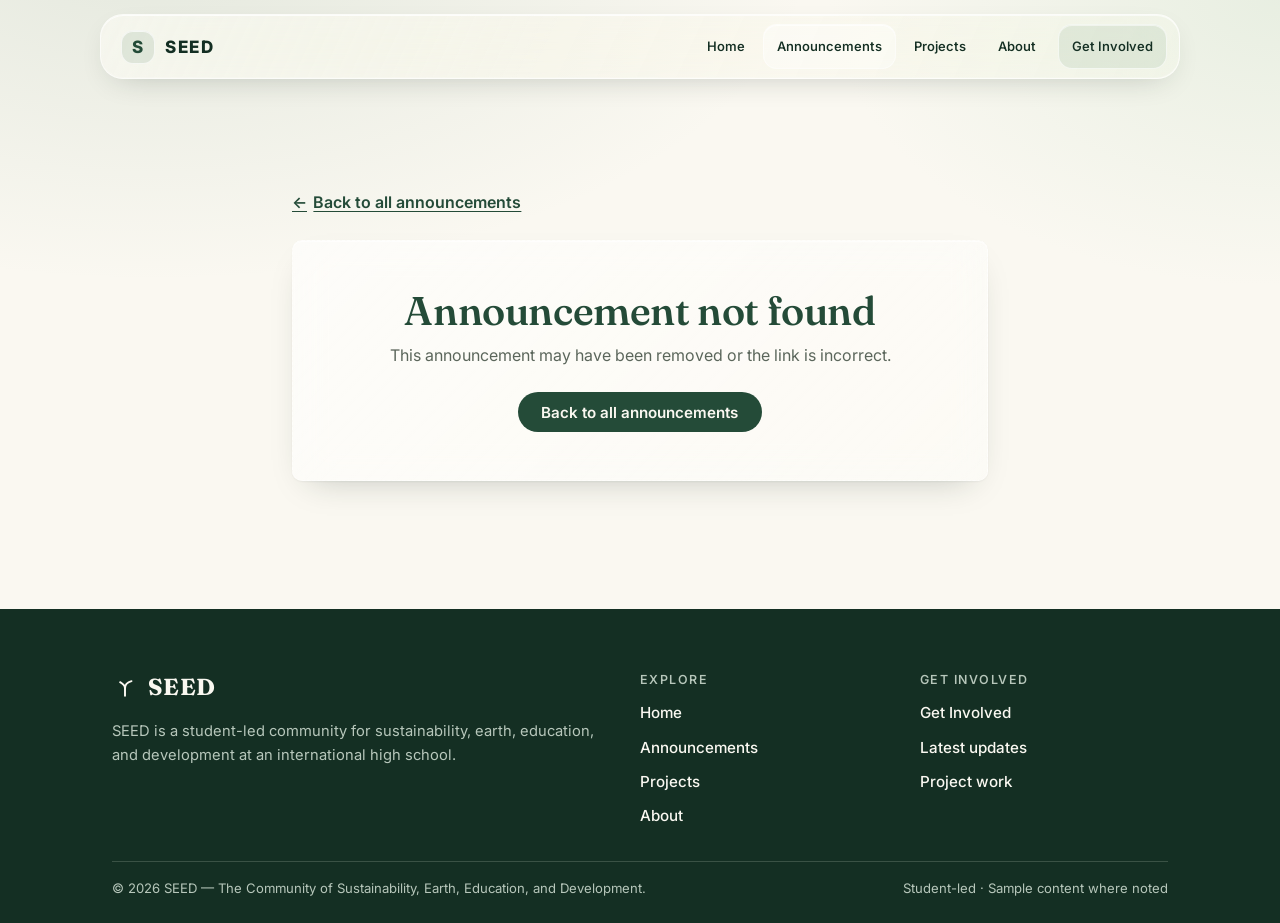
<file: announcement.html>
<!DOCTYPE html>
<html lang="en">
<head>
  <meta charset="UTF-8">
  <meta name="viewport" content="width=device-width, initial-scale=1.0">
  <title>Announcement — SEED</title>
  <meta name="description" content="Read a SEED announcement from The Community of Sustainability, Earth, Education, and Development.">
  <link rel="icon" href="data:image/svg+xml,<svg xmlns='http://www.w3.org/2000/svg' viewBox='0 0 24 24'><rect width='24' height='24' rx='5' fill='%23244B38'/><path d='M12 20v-7M12 13c0-3.5 2.5-5.5 6-6.5M12 13c0-2.5-2-4-4.5-5.5' stroke='%23E5EDDF' stroke-width='1.8' stroke-linecap='round' stroke-linejoin='round' fill='none'/></svg>">
  <link rel="preconnect" href="https://fonts.googleapis.com">
  <link rel="preconnect" href="https://fonts.gstatic.com" crossorigin>
  <link href="https://fonts.googleapis.com/css2?family=Fraunces:opsz,wght@9..144,100..900&family=Inter:wght@400;500;600;700&display=swap" rel="stylesheet">
  <link rel="stylesheet" href="css/style.css">
</head>
<body>
  <a class="skip-link" href="#main">Skip to content</a>

    <header class="site-nav-wrap">
    <nav class="site-nav" aria-label="Main navigation">
      <a class="site-brand" href="index.html">
        <span class="site-brand-mark">S</span>
        <span>SEED</span>
      </a>
      <div class="site-nav-links">
        <a href="index.html">Home</a>
        <a href="announcements.html" aria-current="page">Announcements</a>
        <a href="projects.html">Projects</a>
        <a href="about.html">About</a>
        <a class="nav-cta" href="get-involved.html">Get Involved</a>
      </div>
    </nav>
  </header>

  <main id="main">
    <section class="section">
      <div class="container container--narrow">
        <p><a class="text-link" href="announcements.html"><span aria-hidden="true">←</span> Back to all announcements</a></p>
        <div class="mt-5" id="announcement-detail"><!-- rendered by main.js --></div>
      </div>
    </section>
  </main>

  <footer class="site-footer">
    <div class="container">
      <div class="site-footer__grid">
        <div class="site-footer__brand">
          <a class="brand" href="index.html">
            <svg class="brand__mark" viewBox="0 0 24 24" fill="none" stroke="currentColor" stroke-width="1.8" stroke-linecap="round" stroke-linejoin="round" aria-hidden="true">
              <path d="M12 21v-7"/>
              <path d="M12 14c0-3.5 2.5-5.5 6-6.5"/>
              <path d="M12 14c0-2.5-2-4-4.5-5.5"/>
            </svg>
            <span class="brand__name">SEED</span>
          </a>
          <p>SEED is a student-led community for sustainability, earth, education, and development at an international high school.</p>
        </div>
        <div>
          <h3 class="site-footer__heading">Explore</h3>
          <ul class="site-footer__links">
            <li><a href="index.html">Home</a></li>
            <li><a href="announcements.html">Announcements</a></li>
            <li><a href="projects.html">Projects</a></li>
            <li><a href="about.html">About</a></li>
          </ul>
        </div>
        <div>
          <h3 class="site-footer__heading">Get involved</h3>
          <ul class="site-footer__links">
            <li><a href="get-involved.html">Get Involved</a></li>
            <li><a href="announcements.html">Latest updates</a></li>
            <li><a href="projects.html">Project work</a></li>
          </ul>
        </div>
      </div>
      <div class="site-footer__bottom">
        <span>© 2026 SEED — The Community of Sustainability, Earth, Education, and Development.</span>
        <span>Student-led · Sample content where noted</span>
      </div>
    </div>
  </footer>

  <script src="js/data.js"></script>
  <script src="js/main.js"></script>
</body>
</html>
</file>
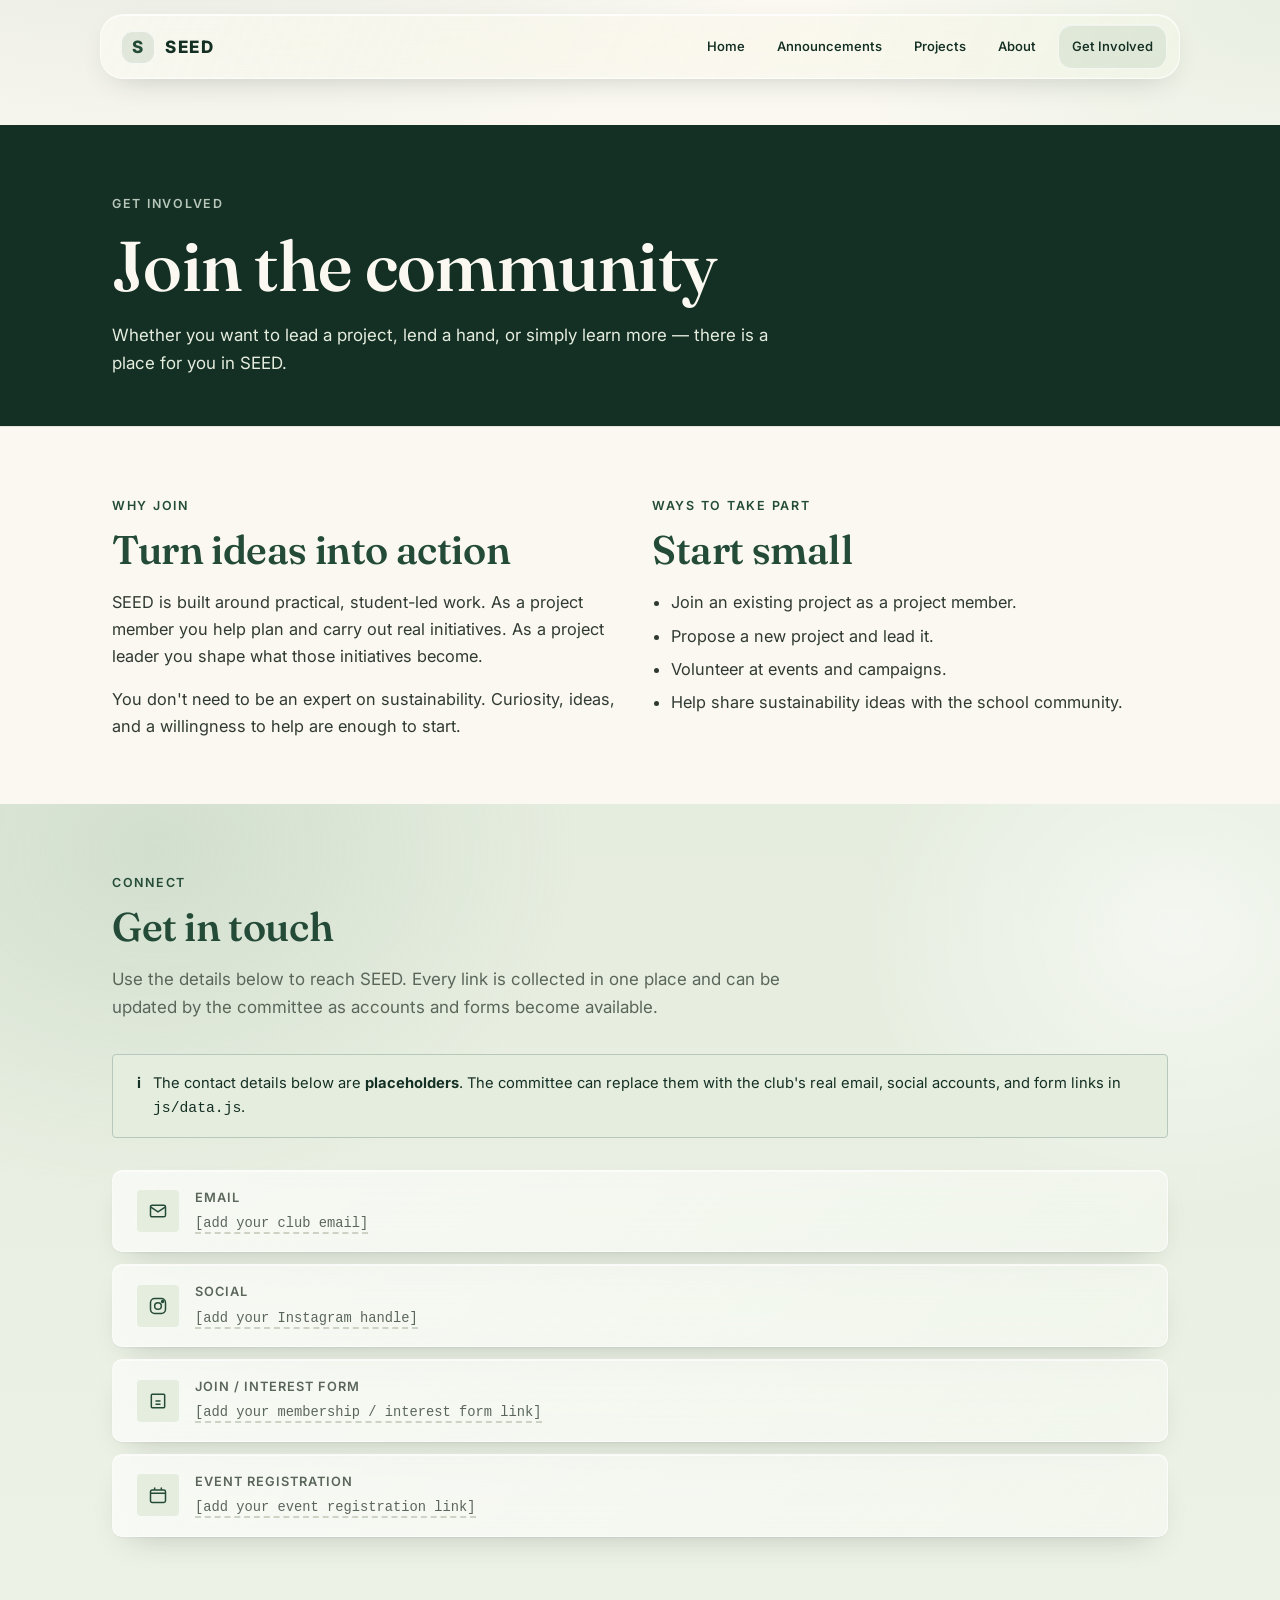
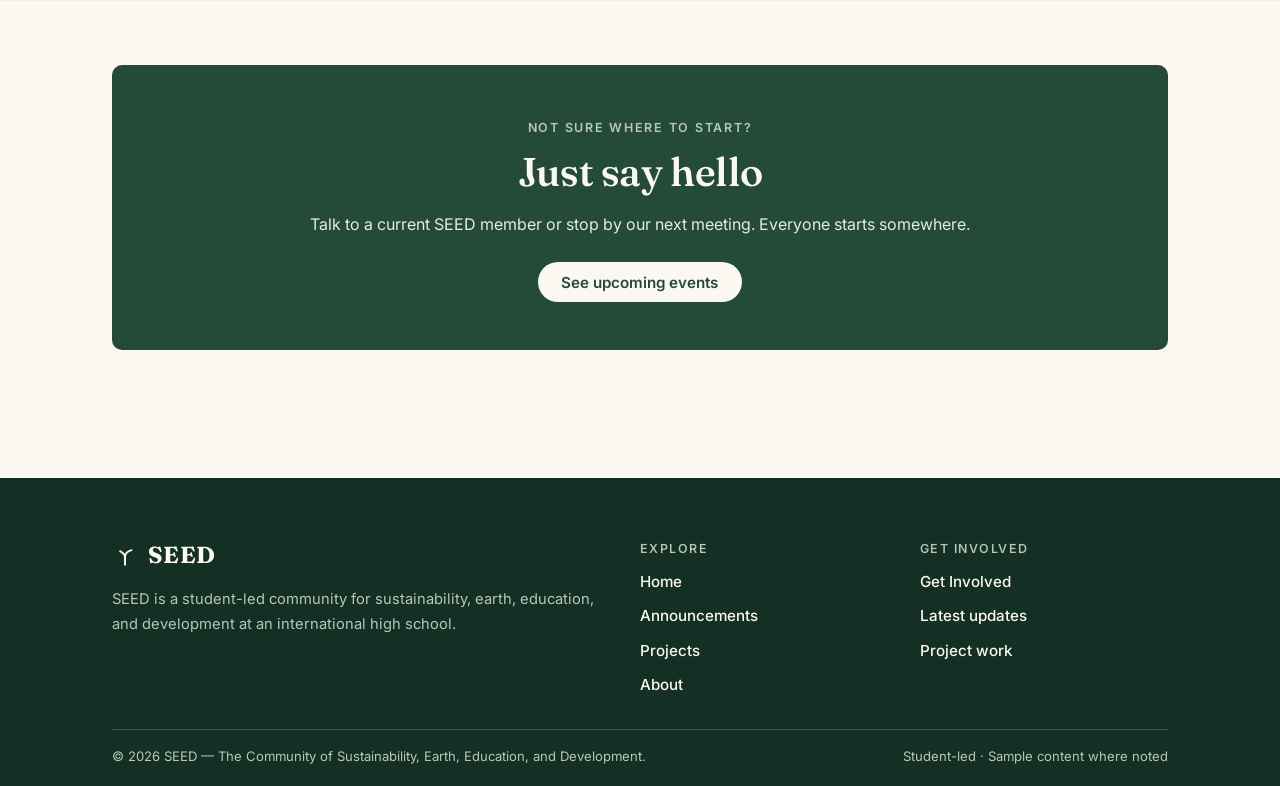
<file: get-involved.html>
<!DOCTYPE html>
<html lang="en">
<head>
  <meta charset="UTF-8">
  <meta name="viewport" content="width=device-width, initial-scale=1.0">
  <title>Get Involved — SEED</title>
  <meta name="description" content="Connect with SEED — join a project, attend a meeting, or get in touch with the community.">
  <link rel="icon" href="data:image/svg+xml,<svg xmlns='http://www.w3.org/2000/svg' viewBox='0 0 24 24'><rect width='24' height='24' rx='5' fill='%23244B38'/><path d='M12 20v-7M12 13c0-3.5 2.5-5.5 6-6.5M12 13c0-2.5-2-4-4.5-5.5' stroke='%23E5EDDF' stroke-width='1.8' stroke-linecap='round' stroke-linejoin='round' fill='none'/></svg>">
  <link rel="preconnect" href="https://fonts.googleapis.com">
  <link rel="preconnect" href="https://fonts.gstatic.com" crossorigin>
  <link href="https://fonts.googleapis.com/css2?family=Fraunces:opsz,wght@9..144,100..900&family=Inter:wght@400;500;600;700&display=swap" rel="stylesheet">
  <link rel="stylesheet" href="css/style.css">
</head>
<body>
  <a class="skip-link" href="#main">Skip to content</a>

    <header class="site-nav-wrap">
    <nav class="site-nav" aria-label="Main navigation">
      <a class="site-brand" href="index.html">
        <span class="site-brand-mark">S</span>
        <span>SEED</span>
      </a>
      <div class="site-nav-links">
        <a href="index.html">Home</a>
        <a href="announcements.html">Announcements</a>
        <a href="projects.html">Projects</a>
        <a href="about.html">About</a>
        <a class="nav-cta" href="get-involved.html">Get Involved</a>
      </div>
    </nav>
  </header>

  <main id="main">
    <section class="page-hero">
      <div class="container">
        <span class="eyebrow">Get involved</span>
        <h1>Join the community</h1>
        <p class="lead mt-4" style="max-width:60ch;">Whether you want to lead a project, lend a hand, or simply learn more — there is a place for you in SEED.</p>
      </div>
    </section>

    <section class="section">
      <div class="container">
        <div class="grid-2">
          <div>
            <span class="eyebrow">Why join</span>
            <h2 class="section-title">Turn ideas into action</h2>
            <div class="prose">
              <p>SEED is built around practical, student-led work. As a project member you help plan and carry out real initiatives. As a project leader you shape what those initiatives become.</p>
              <p>You don't need to be an expert on sustainability. Curiosity, ideas, and a willingness to help are enough to start.</p>
            </div>
          </div>
          <div>
            <span class="eyebrow">Ways to take part</span>
            <h2 class="section-title">Start small</h2>
            <div class="prose">
              <ul>
                <li>Join an existing project as a project member.</li>
                <li>Propose a new project and lead it.</li>
                <li>Volunteer at events and campaigns.</li>
                <li>Help share sustainability ideas with the school community.</li>
              </ul>
            </div>
          </div>
        </div>
      </div>
    </section>

    <section class="section section--tint">
      <div class="container">
        <div class="section-head">
          <span class="eyebrow">Connect</span>
          <h2 class="section-title">Get in touch</h2>
          <p class="lead">Use the details below to reach SEED. Every link is collected in one place and can be updated by the committee as accounts and forms become available.</p>
        </div>

        <div class="note-banner">
          <span class="note-banner__icon" aria-hidden="true">i</span>
          <span>The contact details below are <strong>placeholders</strong>. The committee can replace them with the club's real email, social accounts, and form links in <code>js/data.js</code>.</span>
        </div>

        <div class="contact-list" id="contact-list"><!-- rendered by main.js --></div>
      </div>
    </section>

    <section class="section">
      <div class="container">
        <div class="cta-band">
          <span class="eyebrow" style="color:var(--sage-soft);">Not sure where to start?</span>
          <h2 class="section-title">Just say hello</h2>
          <p class="cta-band__lead">Talk to a current SEED member or stop by our next meeting. Everyone starts somewhere.</p>
          <a class="btn btn--light" href="announcements.html">See upcoming events</a>
        </div>
      </div>
    </section>
  </main>

  <footer class="site-footer">
    <div class="container">
      <div class="site-footer__grid">
        <div class="site-footer__brand">
          <a class="brand" href="index.html">
            <svg class="brand__mark" viewBox="0 0 24 24" fill="none" stroke="currentColor" stroke-width="1.8" stroke-linecap="round" stroke-linejoin="round" aria-hidden="true">
              <path d="M12 21v-7"/>
              <path d="M12 14c0-3.5 2.5-5.5 6-6.5"/>
              <path d="M12 14c0-2.5-2-4-4.5-5.5"/>
            </svg>
            <span class="brand__name">SEED</span>
          </a>
          <p>SEED is a student-led community for sustainability, earth, education, and development at an international high school.</p>
        </div>
        <div>
          <h3 class="site-footer__heading">Explore</h3>
          <ul class="site-footer__links">
            <li><a href="index.html">Home</a></li>
            <li><a href="announcements.html">Announcements</a></li>
            <li><a href="projects.html">Projects</a></li>
            <li><a href="about.html">About</a></li>
          </ul>
        </div>
        <div>
          <h3 class="site-footer__heading">Get involved</h3>
          <ul class="site-footer__links">
            <li><a href="get-involved.html">Get Involved</a></li>
            <li><a href="announcements.html">Latest updates</a></li>
            <li><a href="projects.html">Project work</a></li>
          </ul>
        </div>
      </div>
      <div class="site-footer__bottom">
        <span>© 2026 SEED — The Community of Sustainability, Earth, Education, and Development.</span>
        <span>Student-led · Sample content where noted</span>
      </div>
    </div>
  </footer>

  <script src="js/data.js"></script>
  <script src="js/main.js"></script>
</body>
</html>
</file>
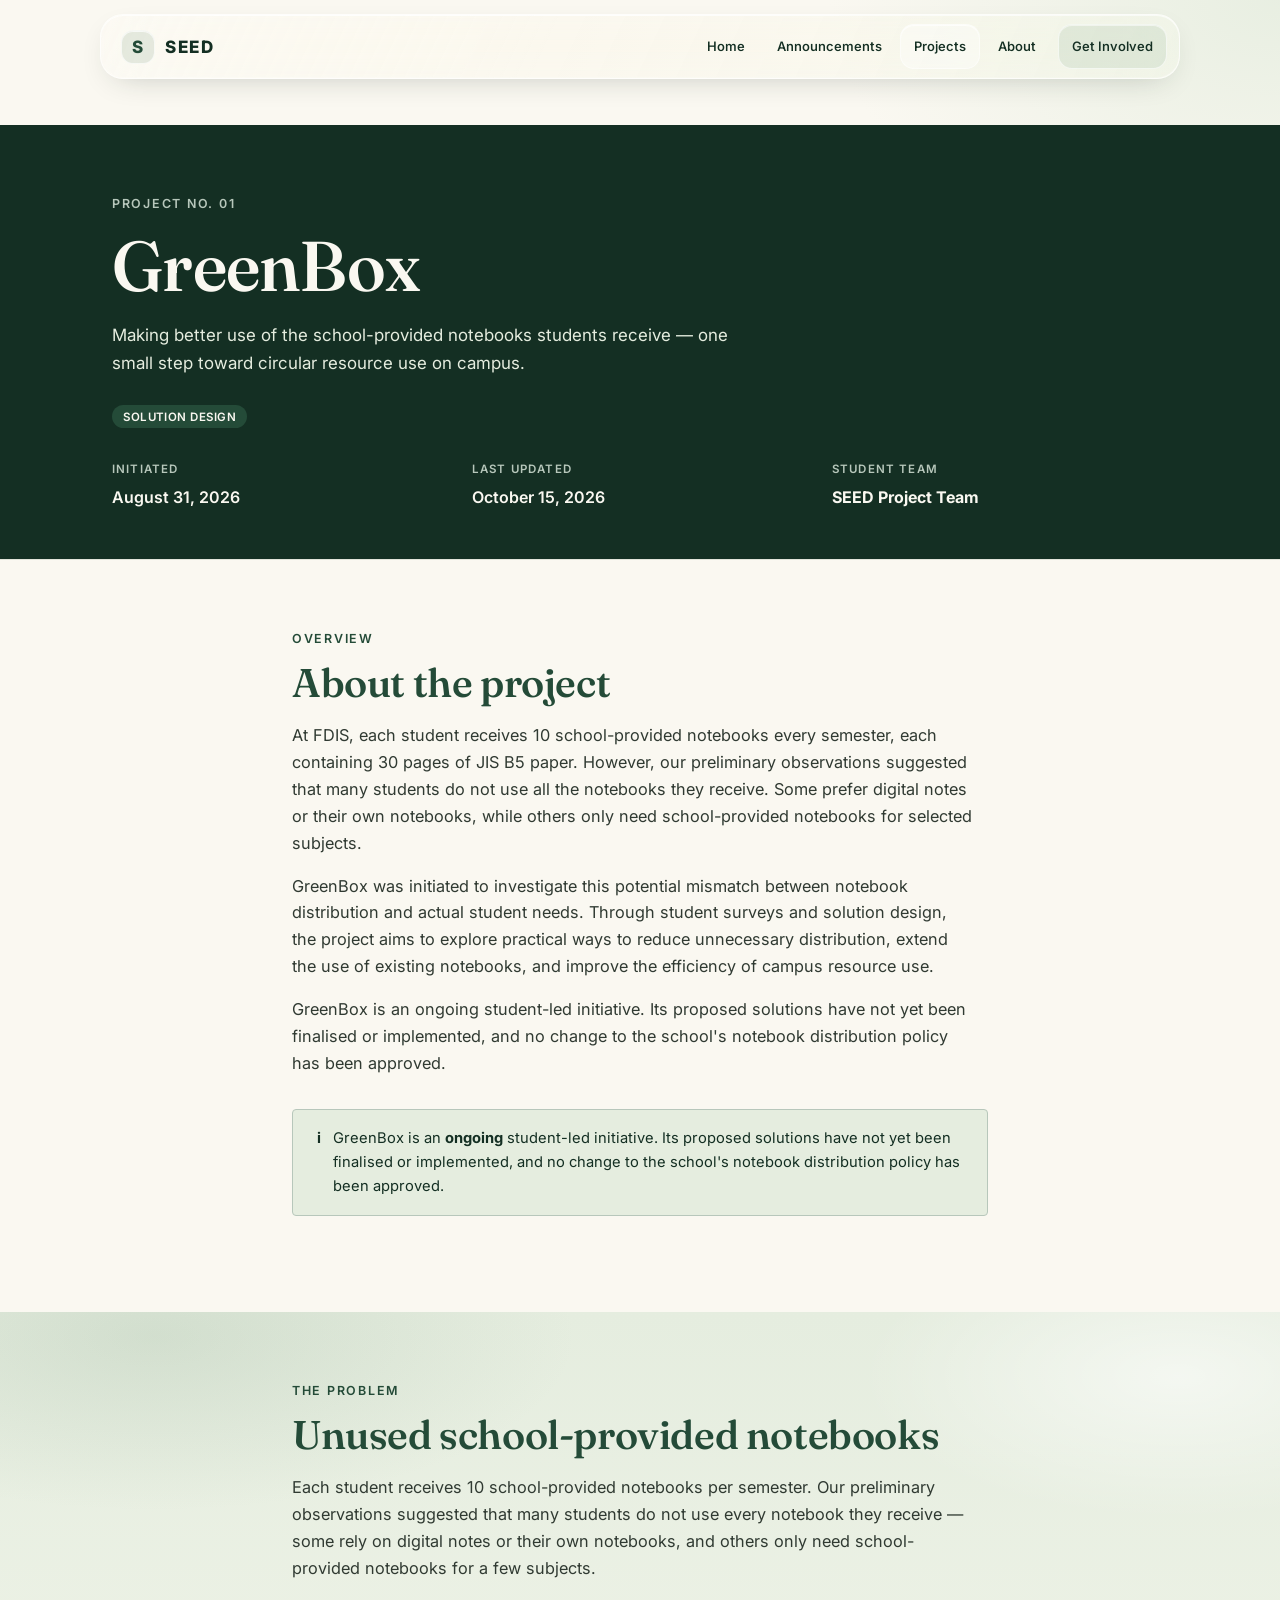
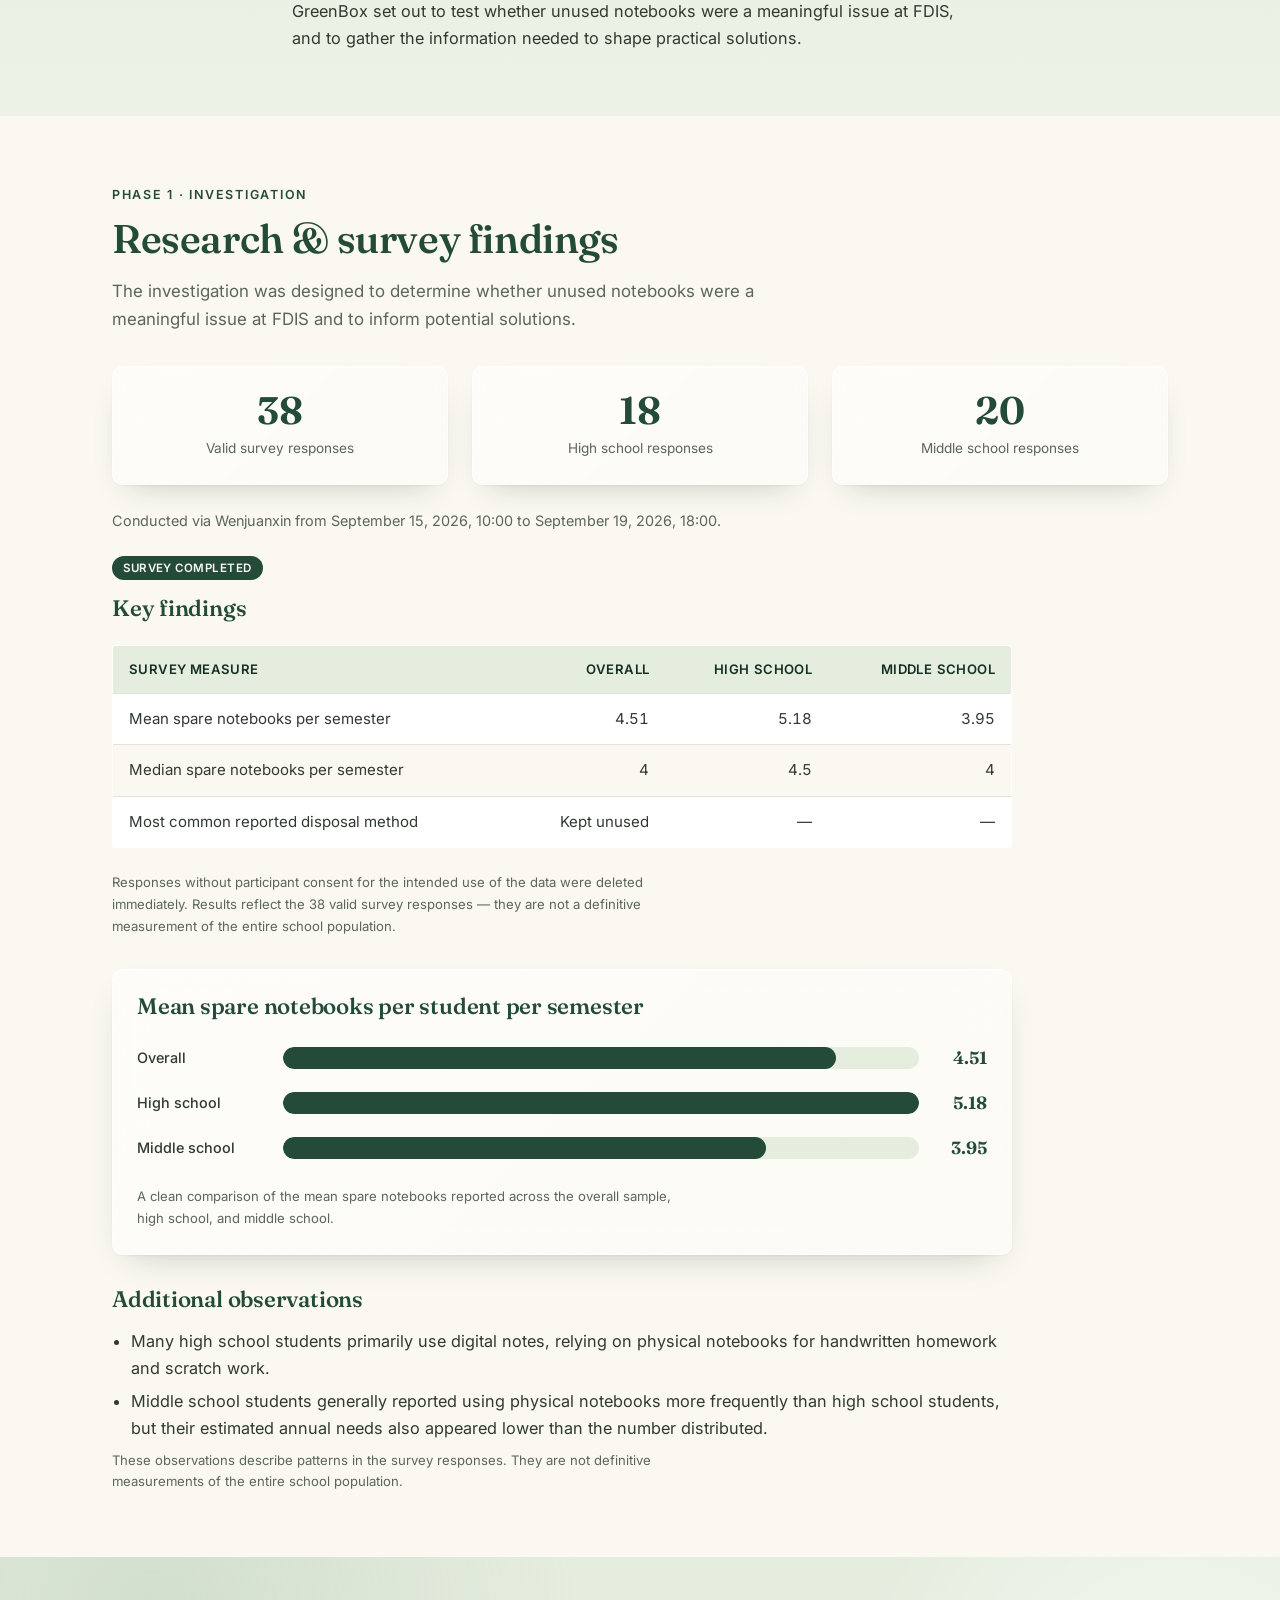
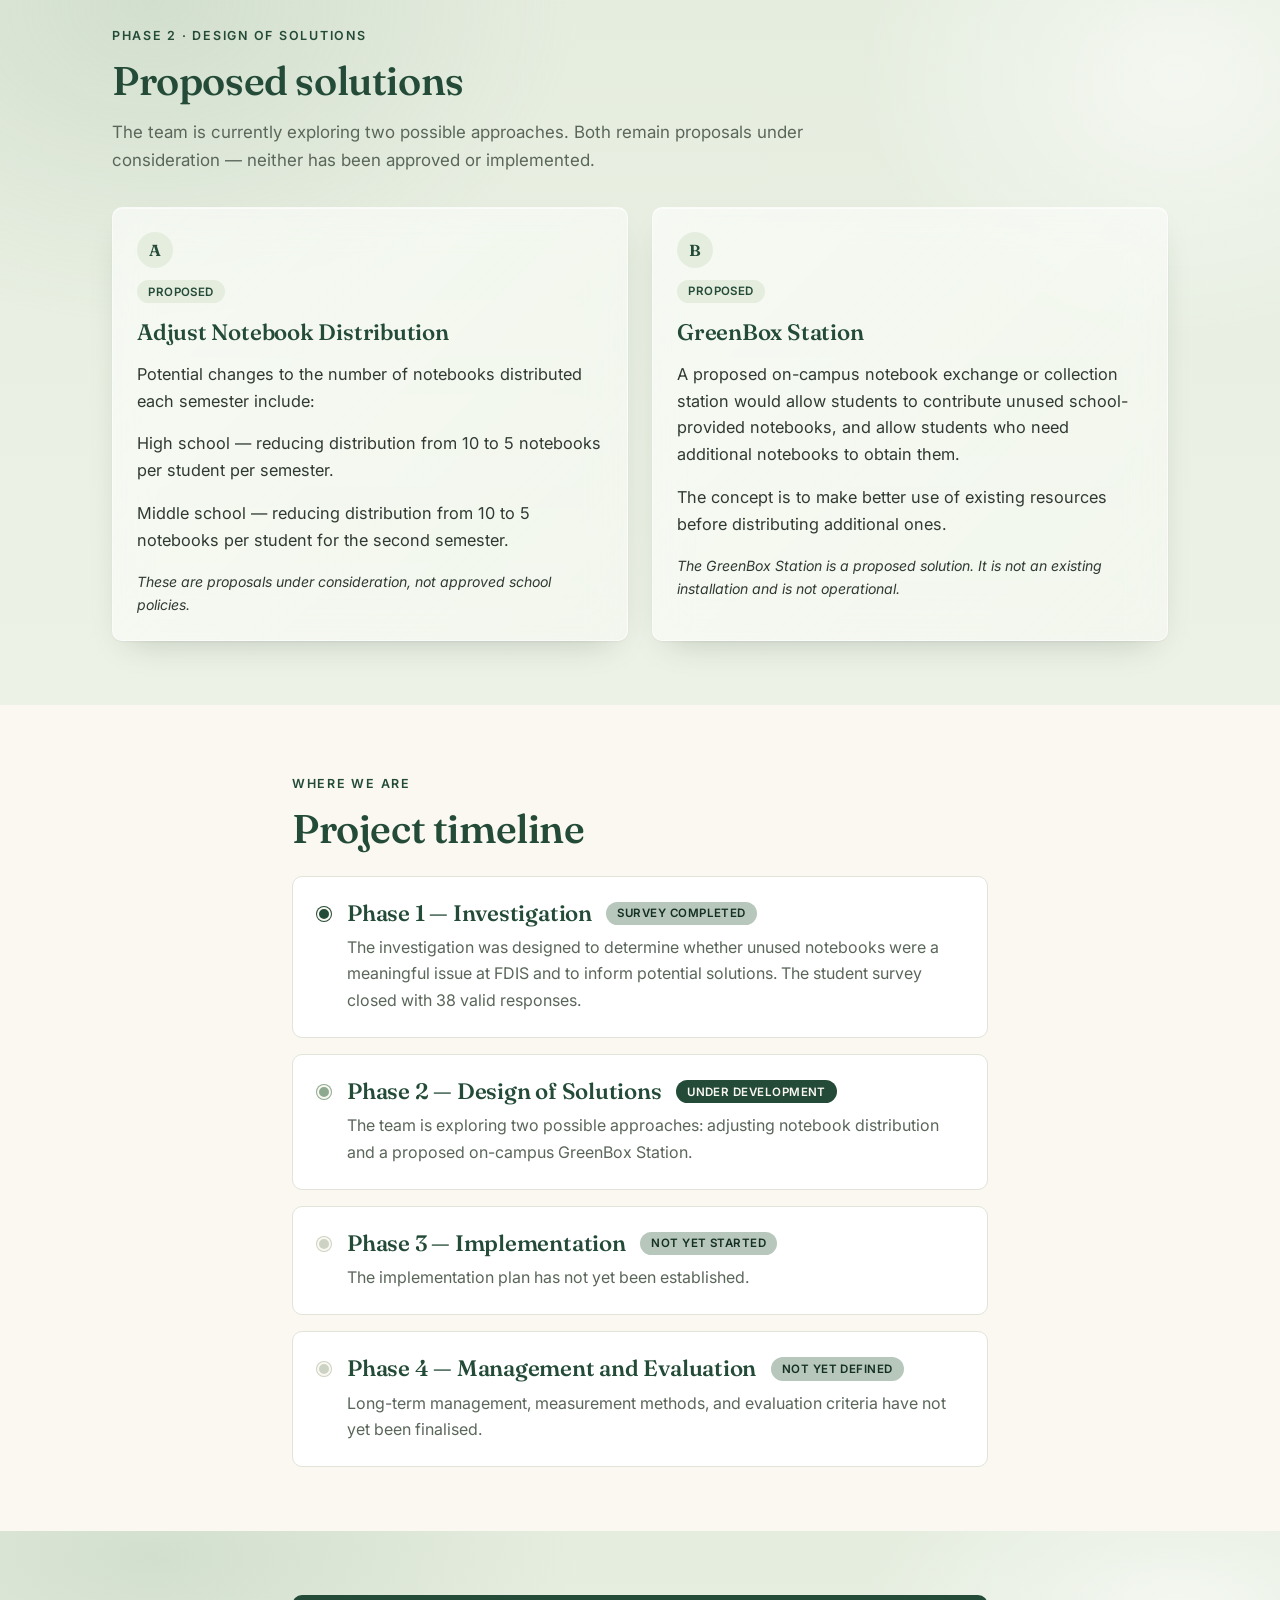
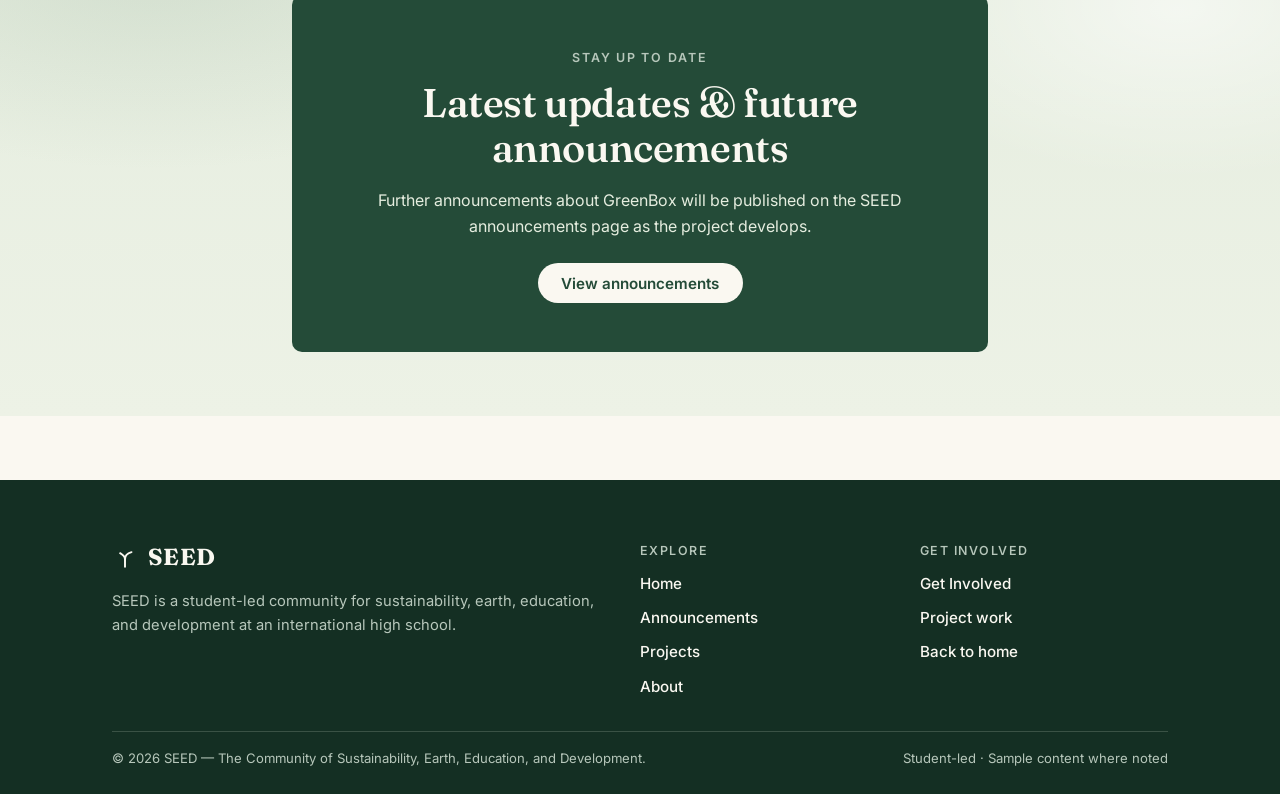
<file: project-greenbox.html>
<!DOCTYPE html>
<html lang="en">
<head>
  <meta charset="UTF-8">
  <meta name="viewport" content="width=device-width, initial-scale=1.0">
  <title>GreenBox · Project No. 01 — SEED</title>
  <meta name="description" content="GreenBox is SEED's first project — a student-led investigation into unused school-provided notebooks and how to make better use of campus resources.">
  <link rel="icon" href="data:image/svg+xml,<svg xmlns='http://www.w3.org/2000/svg' viewBox='0 0 24 24'><rect width='24' height='24' rx='5' fill='%23244B38'/><path d='M12 20v-7M12 13c0-3.5 2.5-5.5 6-6.5M12 13c0-2.5-2-4-4.5-5.5' stroke='%23E5EDDF' stroke-width='1.8' stroke-linecap='round' stroke-linejoin='round' fill='none'/></svg>">
  <link rel="preconnect" href="https://fonts.googleapis.com">
  <link rel="preconnect" href="https://fonts.gstatic.com" crossorigin>
  <link href="https://fonts.googleapis.com/css2?family=Fraunces:opsz,wght@9..144,100..900&family=Inter:wght@400;500;600;700&display=swap" rel="stylesheet">
  <link rel="stylesheet" href="css/style.css">
</head>
<body>
  <a class="skip-link" href="#main">Skip to content</a>

    <header class="site-nav-wrap">
    <nav class="site-nav" aria-label="Main navigation">
      <a class="site-brand" href="index.html">
        <span class="site-brand-mark">S</span>
        <span>SEED</span>
      </a>
      <div class="site-nav-links">
        <a href="index.html">Home</a>
        <a href="announcements.html">Announcements</a>
        <a href="projects.html" aria-current="page">Projects</a>
        <a href="about.html">About</a>
        <a class="nav-cta" href="get-involved.html">Get Involved</a>
      </div>
    </nav>
  </header>

  <main id="main">
    <!-- Project header -->
    <section class="page-hero">
      <div class="container">
        <span class="eyebrow">Project No. 01</span>
        <h1>GreenBox</h1>
        <p class="lead mt-4" style="max-width:60ch;">Making better use of the school-provided notebooks students receive — one small step toward circular resource use on campus.</p>

        <div class="mt-5" id="greenbox-status"><!-- rendered by main.js --></div>

        <div class="fact-strip">
          <div>
            <span class="fact-strip__label">Initiated</span>
            <span class="fact-strip__value" id="greenbox-initiated">August 31, 2026</span>
          </div>
          <div>
            <span class="fact-strip__label">Last updated</span>
            <span class="fact-strip__value" id="greenbox-updated">October 15, 2026</span>
          </div>
          <div>
            <span class="fact-strip__label">Student team</span>
            <span class="fact-strip__value" id="greenbox-team">SEED Project Team</span>
          </div>
        </div>
      </div>
    </section>

    <!-- Overview -->
    <section class="section">
      <div class="container container--narrow">
        <span class="eyebrow">Overview</span>
        <h2 class="section-title">About the project</h2>
        <div class="prose" id="greenbox-overview"><!-- rendered by main.js --></div>
        <div class="note-banner mt-6">
          <span class="note-banner__icon" aria-hidden="true">i</span>
          <span>GreenBox is an <strong>ongoing</strong> student-led initiative. Its proposed solutions have not yet been finalised or implemented, and no change to the school's notebook distribution policy has been approved.</span>
        </div>
      </div>
    </section>

    <!-- The problem -->
    <section class="section section--tint">
      <div class="container container--narrow">
        <span class="eyebrow">The problem</span>
        <h2 class="section-title">Unused school-provided notebooks</h2>
        <div class="prose" id="greenbox-problem"><!-- rendered by main.js --></div>
      </div>
    </section>

    <!-- Research & findings -->
    <section class="section">
      <div class="container">
        <div class="section-head">
          <span class="eyebrow">Phase 1 · Investigation</span>
          <h2 class="section-title">Research &amp; survey findings</h2>
          <p class="lead">The investigation was designed to determine whether unused notebooks were a meaningful issue at FDIS and to inform potential solutions.</p>
        </div>

        <div class="grid-3">
          <div class="stat">
            <div class="stat__value" id="greenbox-responses">38</div>
            <div class="stat__label">Valid survey responses</div>
          </div>
          <div class="stat">
            <div class="stat__value" id="greenbox-high">18</div>
            <div class="stat__label">High school responses</div>
          </div>
          <div class="stat">
            <div class="stat__value" id="greenbox-middle">20</div>
            <div class="stat__label">Middle school responses</div>
          </div>
        </div>

        <p class="muted mt-5" id="greenbox-survey-window" style="font-size:0.9rem;"></p>

        <div class="mt-5" style="max-width: 900px;">
          <div class="card-meta"><span class="badge badge--status is-current">Survey completed</span></div>
          <h3 class="mt-4">Key findings</h3>
          <div class="data-table-wrap">
            <table class="data-table" id="greenbox-findings-table"><!-- rendered by main.js --></table>
          </div>
          <p class="figure-note" id="greenbox-survey-note"></p>
        </div>

        <!-- Chart -->
        <div class="mt-6 paper-panel" style="max-width: 900px;">
          <h3>Mean spare notebooks per student per semester</h3>
          <div class="chart" id="greenbox-chart"><!-- rendered by main.js --></div>
          <p class="figure-note">A clean comparison of the mean spare notebooks reported across the overall sample, high school, and middle school.</p>
        </div>

        <div class="mt-6" style="max-width: 900px;">
          <h3>Additional observations</h3>
          <div class="prose mt-4" id="greenbox-observations"><!-- rendered by main.js --></div>
          <p class="figure-note">These observations describe patterns in the survey responses. They are not definitive measurements of the entire school population.</p>
        </div>
      </div>
    </section>

    <!-- Proposed solutions -->
    <section class="section section--tint">
      <div class="container">
        <div class="section-head">
          <span class="eyebrow">Phase 2 · Design of solutions</span>
          <h2 class="section-title">Proposed solutions</h2>
          <p class="lead" id="greenbox-solutions-intro"></p>
        </div>
        <div class="grid-2" id="greenbox-solutions"><!-- rendered by main.js --></div>
      </div>
    </section>

    <!-- Timeline -->
    <section class="section">
      <div class="container container--narrow">
        <span class="eyebrow">Where we are</span>
        <h2 class="section-title">Project timeline</h2>
        <div class="mt-5" id="greenbox-timeline"><!-- rendered by main.js --></div>
      </div>
    </section>

    <!-- Updates -->
    <section class="section section--tint">
      <div class="container container--narrow">
        <div class="cta-band">
          <span class="eyebrow" style="color:var(--sage-soft);">Stay up to date</span>
          <h2 class="section-title">Latest updates &amp; future announcements</h2>
          <p class="cta-band__lead">Further announcements about GreenBox will be published on the SEED announcements page as the project develops.</p>
          <a class="btn btn--light" href="announcements.html">View announcements</a>
        </div>
      </div>
    </section>
  </main>

  <footer class="site-footer">
    <div class="container">
      <div class="site-footer__grid">
        <div class="site-footer__brand">
          <a class="brand" href="index.html">
            <svg class="brand__mark" viewBox="0 0 24 24" fill="none" stroke="currentColor" stroke-width="1.8" stroke-linecap="round" stroke-linejoin="round" aria-hidden="true">
              <path d="M12 21v-7"/>
              <path d="M12 14c0-3.5 2.5-5.5 6-6.5"/>
              <path d="M12 14c0-2.5-2-4-4.5-5.5"/>
            </svg>
            <span class="brand__name">SEED</span>
          </a>
          <p>SEED is a student-led community for sustainability, earth, education, and development at an international high school.</p>
        </div>
        <div>
          <h3 class="site-footer__heading">Explore</h3>
          <ul class="site-footer__links">
            <li><a href="index.html">Home</a></li>
            <li><a href="announcements.html">Announcements</a></li>
            <li><a href="projects.html">Projects</a></li>
            <li><a href="about.html">About</a></li>
          </ul>
        </div>
        <div>
          <h3 class="site-footer__heading">Get involved</h3>
          <ul class="site-footer__links">
            <li><a href="get-involved.html">Get Involved</a></li>
            <li><a href="projects.html">Project work</a></li>
            <li><a href="index.html">Back to home</a></li>
          </ul>
        </div>
      </div>
      <div class="site-footer__bottom">
        <span>© 2026 SEED — The Community of Sustainability, Earth, Education, and Development.</span>
        <span>Student-led · Sample content where noted</span>
      </div>
    </div>
  </footer>

  <script src="js/data.js"></script>
  <script src="js/main.js"></script>
</body>
</html>
</file>
<file: css/style.css>
/* ==========================================================================
   SEED — Sustainability, Earth, Education, and Development
   Global stylesheet & design tokens
   --------------------------------------------------------------------------
   To restyle the site, edit the :root tokens below. Section-specific styles
   are organised by comment headers.
   ========================================================================== */

/* --------------------------------------------------------------------------
   1. Design tokens
   -------------------------------------------------------------------------- */
:root {
  /* Colour */
  --forest:        #244B38;
  --evergreen:     #142f23;
  --sage:          #8DAA91;
  --sage-soft:     #B7C7BB;
  --pale:          #E5EDDF;
  --offwhite:      #FAF8F1;
  --charcoal:      #303A32;
  --ink-muted:     #5B665B;
  --line:          #E2E4DA;
  --line-strong:   #CDD3C4;
  --white:         #FFFFFF;

  /* Typography */
  --font-sans: "Inter", -apple-system, BlinkMacSystemFont, "Segoe UI", Roboto, Helvetica, Arial, sans-serif;
  --font-serif: "Fraunces", Georgia, "Times New Roman", serif;

  /* Spacing scale */
  --space-1: 0.25rem;
  --space-2: 0.5rem;
  --space-3: 0.75rem;
  --space-4: 1rem;
  --space-5: 1.5rem;
  --space-6: 2rem;
  --space-7: 3rem;
  --space-8: 4rem;
  --space-9: 6rem;

  /* Layout */
  --container: 1120px;
  --container-narrow: 760px;
  --radius: 4px;
  --radius-lg: 10px;

  /* Elevation */
  --shadow-sm: 0 1px 2px rgba(25, 42, 33, 0.06);
  --shadow-md: 0 8px 24px rgba(25, 42, 33, 0.10);
  --shadow-lg: 0 20px 50px rgba(25, 42, 33, 0.16);

  /* Motion */
  --ease: cubic-bezier(0.22, 1, 0.36, 1);
  --speed: 220ms;

  /* Glass (Liquid Glass) */
  --glass-bg: rgba(250, 248, 241, 0.50);
  --glass-solid: rgba(253, 252, 248, 0.94);
  --glass-blur: 18px;
  --glass-border: rgba(255, 255, 255, 0.55);
  --glass-border-soft: rgba(48, 58, 50, 0.10);
  --glass-highlight: inset 0 1px 0 rgba(255, 255, 255, 0.65);
  --glass-shadow: 0 1px 2px rgba(25, 42, 33, 0.05), 0 14px 34px -18px rgba(25, 42, 33, 0.28);
}

/* --------------------------------------------------------------------------
   2. Reset & base
   -------------------------------------------------------------------------- */
*, *::before, *::after { box-sizing: border-box; }

* { margin: 0; }

html {
  scroll-behavior: smooth;
  -webkit-text-size-adjust: 100%;
}

body {
  font-family: var(--font-sans);
  font-size: 1rem;
  line-height: 1.65;
  color: var(--charcoal);
  background-color: var(--offwhite);
  background-image:
    radial-gradient(1100px 560px at 12% -6%, rgba(141, 170, 145, 0.20), transparent 60%),
    radial-gradient(820px 520px at 100% 0%, rgba(229, 237, 223, 0.85), transparent 55%),
    radial-gradient(1000px 700px at 50% 118%, rgba(141, 170, 145, 0.15), transparent 62%);
  background-repeat: no-repeat;
  -webkit-font-smoothing: antialiased;
  text-rendering: optimizeLegibility;
}

img, svg, video { display: block; max-width: 100%; }

/* Offset in-page anchors for the sticky header */
[id] { scroll-margin-top: 88px; }

img { height: auto; }

a {
  color: var(--forest);
  text-decoration-thickness: 1px;
  text-underline-offset: 3px;
}
a:hover { color: var(--evergreen); }

h1, h2, h3, h4 {
  font-family: var(--font-serif);
  color: var(--forest);
  line-height: 1.12;
  font-weight: 560;
  letter-spacing: -0.01em;
}

h1 { font-size: clamp(2.4rem, 6vw, 4.4rem); }
h2 { font-size: clamp(1.7rem, 3.5vw, 2.5rem); }
h3 { font-size: clamp(1.15rem, 2vw, 1.4rem); }
h4 { font-size: 1.0625rem; }

p { max-width: 68ch; }

ul, ol { padding-left: 1.2rem; }

button {
  font: inherit;
  color: inherit;
  cursor: pointer;
  background: none;
  border: none;
}

:focus-visible {
  outline: 2px solid var(--forest);
  outline-offset: 3px;
  border-radius: 2px;
}

::selection {
  background: var(--sage);
  color: var(--evergreen);
}

/* --------------------------------------------------------------------------
   3. Layout utilities
   -------------------------------------------------------------------------- */
.container {
  width: 100%;
  max-width: var(--container);
  margin-inline: auto;
  padding-inline: var(--space-5);
}

.container--narrow {
  max-width: var(--container-narrow);
}

.section {
  padding-block: var(--space-8);
}

.section--tint { background: var(--pale); }
.section--dark { background: var(--evergreen); color: var(--offwhite); }

.section-head {
  max-width: 720px;
  margin-bottom: var(--space-6);
}
.section-head--center { margin-inline: auto; text-align: center; }

.eyebrow {
  display: inline-block;
  font-family: var(--font-sans);
  font-size: 0.78rem;
  font-weight: 600;
  letter-spacing: 0.14em;
  text-transform: uppercase;
  color: var(--forest);
  margin-bottom: var(--space-3);
}
.section--dark .eyebrow { color: var(--sage-soft); }

.section-title { margin-bottom: var(--space-4); }
.section--dark .section-title { color: var(--offwhite); }

.lead {
  font-size: 1.06rem;
  color: var(--ink-muted);
}
.section--dark .lead { color: var(--pale); }

.muted { color: var(--ink-muted); }

/* --------------------------------------------------------------------------
   4. Buttons & links
   -------------------------------------------------------------------------- */
.btn {
  display: inline-flex;
  align-items: center;
  gap: 0.5rem;
  justify-content: center;
  padding: 0.72rem 1.4rem;
  border-radius: 999px;
  font-weight: 600;
  font-size: 0.95rem;
  line-height: 1;
  text-decoration: none;
  border: 1.5px solid transparent;
  transition: transform var(--speed) var(--ease),
              background-color var(--speed) var(--ease),
              border-color var(--speed) var(--ease),
              color var(--speed) var(--ease),
              box-shadow var(--speed) var(--ease);
  will-change: transform;
}
.btn:hover { transform: translateY(-1px); }
.btn:active { transform: translateY(0); }

.btn--primary {
  background: var(--forest);
  color: var(--offwhite);
}
.btn--primary:hover {
  background: var(--evergreen);
  color: var(--offwhite);
  box-shadow: var(--shadow-md);
}

.btn--light {
  background: var(--offwhite);
  color: var(--forest);
}
.btn--light:hover { background: var(--white); color: var(--evergreen); box-shadow: var(--shadow-md); }

.btn--outline {
  background: transparent;
  color: var(--forest);
  border-color: var(--forest);
}
.btn--outline:hover { background: var(--forest); color: var(--offwhite); }

.btn--ghost {
  background: transparent;
  color: var(--forest);
  padding-inline: 0.75rem;
}
.btn--ghost:hover { background: var(--pale); }

.btn--outline-light {
  background: transparent;
  color: var(--offwhite);
  border-color: rgba(250, 248, 241, 0.85);
}
.btn--outline-light:hover {
  background: var(--offwhite);
  color: var(--evergreen);
}

.btn--sm { padding: 0.5rem 1rem; font-size: 0.86rem; }

.text-link {
  font-weight: 600;
  display: inline-flex;
  align-items: center;
  gap: 0.4rem;
}

/* --------------------------------------------------------------------------
   5. Skip link
   -------------------------------------------------------------------------- */
.skip-link {
  position: absolute;
  left: -999px;
  top: 0;
  z-index: 200;
  background: var(--evergreen);
  color: var(--offwhite);
  padding: 0.6rem 1rem;
  border-radius: 0 0 var(--radius) 0;
  text-decoration: none;
}
.skip-link:focus { left: 0; }

/* --------------------------------------------------------------------------
   6. Header & navigation — liquid glass
   -------------------------------------------------------------------------- */
.brand {
  display: inline-flex;
  align-items: center;
  gap: 0.6rem;
  text-decoration: none;
  color: var(--forest);
}
.brand__mark { width: 26px; height: 26px; flex: none; color: var(--forest); }
.brand__name {
  font-family: var(--font-serif);
  font-weight: 700;
  font-size: 1.45rem;
  letter-spacing: 0.02em;
  line-height: 1;
  color: var(--forest);
}

/* Floating glass navigation */
.site-nav-wrap {
  position: sticky;
  top: 14px;
  z-index: 100;
  width: min(1080px, calc(100% - 32px));
  margin: 14px auto 46px;
}

.site-nav {
  position: relative;
  isolation: isolate;
  display: flex;
  align-items: center;
  justify-content: space-between;
  gap: 18px;
  padding: 9px 12px;
  border-radius: 23px;
  overflow: hidden;
  background: rgba(250, 248, 241, 0.48);
  border: 1px solid rgba(255, 255, 255, 0.68);
  -webkit-backdrop-filter: blur(24px) saturate(180%);
  backdrop-filter: blur(24px) saturate(180%);
  box-shadow:
    inset 0 1px 0 rgba(255, 255, 255, 0.78),
    inset 0 -1px 0 rgba(255, 255, 255, 0.18),
    0 10px 32px -16px rgba(25, 42, 33, 0.30);
}

/* Gentle glass reflection across the surface */
.site-nav::before {
  content: "";
  position: absolute;
  inset: 0;
  z-index: 0;
  pointer-events: none;
  border-radius: inherit;
  background: linear-gradient(
    115deg,
    rgba(255, 255, 255, 0.25),
    transparent 42%,
    rgba(220, 235, 220, 0.12)
  );
}

.site-brand,
.site-nav-links { position: relative; z-index: 1; }

.site-brand {
  display: flex;
  align-items: center;
  gap: 10px;
  flex-shrink: 0;
  padding: 4px 8px;
  color: var(--evergreen);
  text-decoration: none;
  font-size: 17px;
  font-weight: 800;
  letter-spacing: 0.09em;
}

.site-brand-mark {
  display: grid;
  place-items: center;
  width: 34px;
  height: 34px;
  border-radius: 12px;
  color: var(--forest);
  background: rgba(141, 170, 145, 0.22);
  border: 1px solid rgba(255, 255, 255, 0.65);
  box-shadow: inset 0 1px 0 rgba(255, 255, 255, 0.7);
}

.site-nav-links {
  display: flex;
  align-items: center;
  gap: 4px;
}

.site-nav-links a {
  display: inline-flex;
  align-items: center;
  justify-content: center;
  padding: 11px 13px;
  border-radius: 14px;
  color: var(--evergreen);
  text-decoration: none;
  white-space: nowrap;
  font-size: 13px;
  font-weight: 550;
  border: 1px solid transparent;
  transition: background 180ms ease, border-color 180ms ease, box-shadow 180ms ease;
}

/* Subtle glass response, not a moving indicator */
.site-nav-links a:hover {
  background: rgba(255, 255, 255, 0.34);
  border-color: rgba(255, 255, 255, 0.48);
  box-shadow: inset 0 1px 0 rgba(255, 255, 255, 0.65);
}

.site-nav-links a:focus-visible {
  outline: 2px solid var(--forest);
  outline-offset: 2px;
}

.site-nav-links a[aria-current="page"] {
  background: rgba(255, 255, 255, 0.34);
  border-color: rgba(255, 255, 255, 0.48);
  box-shadow: inset 0 1px 0 rgba(255, 255, 255, 0.65);
}

.site-nav-links .nav-cta {
  margin-left: 4px;
  background: rgba(141, 170, 145, 0.18);
  border-color: rgba(255, 255, 255, 0.62);
  box-shadow: inset 0 1px 0 rgba(255, 255, 255, 0.55);
}

/* Mobile layout */
@media (max-width: 680px) {
  .site-nav-wrap {
    width: calc(100% - 24px);
    margin-bottom: 32px;
  }

  .site-nav {
    align-items: flex-start;
    flex-direction: column;
    gap: 7px;
    padding: 10px;
  }

  .site-nav-links {
    width: 100%;
    max-width: 100%;
    overflow-x: auto;
    scrollbar-width: none;
    padding-bottom: 2px;
  }

  .site-nav-links::-webkit-scrollbar { display: none; }

  .site-nav-links a { padding: 10px 11px; font-size: 12px; }
  .site-nav-links .nav-cta { margin-left: 0; }
}

/* Fallback for browsers without backdrop blur */
@supports not (backdrop-filter: blur(1px)) {
  .site-nav { background: rgba(250, 248, 241, 0.96); }
}

@media (prefers-reduced-motion: reduce) {
  .site-nav-links a { transition: none; }
}

/* --------------------------------------------------------------------------
   7. Hero
   -------------------------------------------------------------------------- */
.hero {
  position: relative;
  isolation: isolate;
  color: var(--offwhite);
  background: var(--evergreen);
  overflow: hidden;
}
.hero__dots {
  position: absolute;
  inset: 0;
  z-index: 0;
  width: 100%;
  height: 100%;
  pointer-events: none;
}
.hero__inner {
  position: relative;
  z-index: 1;
  display: grid;
  align-content: center;
  min-height: min(78vh, 680px);
  padding-block: var(--space-8);
}
.hero__content { max-width: 660px; }
.hero__eyebrow {
  display: inline-block;
  font-size: 0.75rem;
  font-weight: 600;
  letter-spacing: 0.16em;
  text-transform: uppercase;
  color: var(--sage-soft);
  border: 1px solid rgba(229, 237, 223, 0.4);
  padding: 0.4rem 0.9rem;
  border-radius: 999px;
  margin-bottom: var(--space-5);
}
.hero__wordmark {
  font-family: var(--font-serif);
  font-size: clamp(4rem, 13vw, 8.5rem);
  line-height: 0.9;
  letter-spacing: 0.01em;
  font-weight: 640;
  color: var(--offwhite);
  margin: 0 0 var(--space-4);
}
.hero__tagline {
  font-family: var(--font-serif);
  font-size: clamp(1.35rem, 3.2vw, 2rem);
  font-weight: 480;
  line-height: 1.2;
  color: var(--offwhite);
  max-width: 22ch;
  margin-bottom: var(--space-4);
}
.hero__lead {
  font-size: 1.05rem;
  line-height: 1.7;
  color: var(--pale);
  max-width: 54ch;
  margin-bottom: var(--space-6);
}
.hero__actions {
  display: flex;
  flex-wrap: wrap;
  gap: var(--space-3);
}

/* --------------------------------------------------------------------------
   8. Announcement & editorial cards
   -------------------------------------------------------------------------- */
.card-row {
  display: grid;
  gap: var(--space-5);
  grid-template-columns: 1fr;
}

.announcement-card {
  display: flex;
  flex-direction: column;
  background: var(--white);
  border: 1px solid var(--line);
  border-radius: var(--radius-lg);
  overflow: hidden;
  transition: transform var(--speed) var(--ease), box-shadow var(--speed) var(--ease);
}
.announcement-card:hover { transform: translateY(-3px); box-shadow: var(--shadow-md); }

.announcement-card__media { aspect-ratio: 16 / 9; overflow: hidden; background: var(--pale); }
.announcement-card__media img { width: 100%; height: 100%; object-fit: cover; transition: transform 600ms var(--ease); }
.announcement-card:hover .announcement-card__media img { transform: scale(1.04); }

.announcement-card__body {
  display: flex;
  flex-direction: column;
  gap: var(--space-3);
  padding: var(--space-5);
  flex: 1;
}

.card-meta {
  display: flex;
  align-items: center;
  flex-wrap: wrap;
  gap: 0.5rem 0.9rem;
  font-size: 0.82rem;
  color: var(--ink-muted);
}
.card-meta__date { font-weight: 500; }

.card-title {
  font-family: var(--font-serif);
  font-size: 1.3rem;
  line-height: 1.2;
  color: var(--forest);
  text-decoration: none;
}
a.card-title:hover { color: var(--evergreen); text-decoration: underline; text-underline-offset: 3px; }

.card-summary { font-size: 0.95rem; color: var(--ink-muted); }

.card-footer { margin-top: auto; padding-top: var(--space-3); }

/* Featured / pinned card */
.announcement-card--featured {
  display: grid;
  grid-template-columns: 1fr;
  margin-bottom: var(--space-6);
}
.announcement-card--featured .announcement-card__media { aspect-ratio: 16 / 9; }
.announcement-card--featured .card-title {
  font-size: clamp(1.4rem, 2.4vw, 1.9rem);
}

/* --------------------------------------------------------------------------
   9. Badges (categories & status)
   -------------------------------------------------------------------------- */
.badge {
  display: inline-flex;
  align-items: center;
  padding: 0.22rem 0.7rem;
  border-radius: 999px;
  font-size: 0.72rem;
  font-weight: 600;
  letter-spacing: 0.04em;
  text-transform: uppercase;
  line-height: 1.4;
  white-space: nowrap;
}

.badge--category { background: var(--pale); color: var(--forest); }
.badge--pinned { background: var(--forest); color: var(--offwhite); }
.badge--placeholder { background: var(--sage); color: var(--evergreen); }

.badge--status { background: var(--sage-soft); color: var(--evergreen); }
.badge--status.is-current { background: var(--forest); color: var(--offwhite); }

/* --------------------------------------------------------------------------
   10. Filter chips
   -------------------------------------------------------------------------- */
.filters {
  display: flex;
  flex-wrap: wrap;
  gap: var(--space-2);
  margin-bottom: var(--space-6);
}
.filter-chip {
  padding: 0.5rem 1.05rem;
  border-radius: 999px;
  border: 1px solid var(--line-strong);
  background: transparent;
  color: var(--charcoal);
  font-weight: 500;
  font-size: 0.9rem;
  transition: all var(--speed) var(--ease);
}
.filter-chip:hover { border-color: var(--forest); color: var(--forest); }
.filter-chip.is-active {
  background: var(--forest);
  border-color: var(--forest);
  color: var(--offwhite);
}

/* --------------------------------------------------------------------------
   11. Projects
   -------------------------------------------------------------------------- */
.project-card {
  position: relative;
  display: flex;
  flex-direction: column;
  background: var(--white);
  border: 1px solid var(--line);
  border-radius: var(--radius-lg);
  overflow: hidden;
  transition: transform var(--speed) var(--ease), box-shadow var(--speed) var(--ease);
}
.project-card:hover { transform: translateY(-3px); box-shadow: var(--shadow-md); }
.project-card__media { aspect-ratio: 16 / 10; overflow: hidden; background: var(--pale); }
.project-card__media img { width: 100%; height: 100%; object-fit: cover; transition: transform 600ms var(--ease); }
.project-card:hover .project-card__media img { transform: scale(1.04); }
.project-card__body { display: flex; flex-direction: column; gap: var(--space-3); padding: var(--space-5); flex: 1; }
.project-card__number {
  font-family: var(--font-sans);
  font-size: 0.78rem;
  font-weight: 700;
  letter-spacing: 0.12em;
  color: var(--sage);
  text-transform: uppercase;
}

.project-card--featured {
  display: grid;
  grid-template-columns: 1fr;
  margin-bottom: var(--space-6);
}
.project-card--featured .project-card__media { aspect-ratio: 16 / 10; }
.project-card--featured .card-title { font-size: clamp(1.4rem, 2.4vw, 1.9rem); }

/* --------------------------------------------------------------------------
   12. Events
   -------------------------------------------------------------------------- */
.event-list { display: grid; gap: var(--space-4); }
.event-item {
  display: flex;
  gap: var(--space-5);
  padding: var(--space-5);
  background: var(--white);
  border: 1px solid var(--line);
  border-radius: var(--radius-lg);
}
.event-item__date {
  flex: none;
  display: flex;
  flex-direction: column;
  align-items: center;
  justify-content: center;
  min-width: 74px;
  border-radius: var(--radius);
  background: var(--pale);
  color: var(--forest);
  padding: var(--space-3);
}
.event-item__date--month { font-size: 0.72rem; font-weight: 700; text-transform: uppercase; letter-spacing: 0.08em; }
.event-item__date--day { font-family: var(--font-serif); font-size: 1.7rem; line-height: 1; font-weight: 640; }
.event-item__body { display: flex; flex-direction: column; gap: 0.35rem; }
.event-item__meta { font-size: 0.85rem; color: var(--ink-muted); }

.empty-state {
  text-align: center;
  padding: var(--space-7) var(--space-5);
  border: 1px dashed var(--line-strong);
  border-radius: var(--radius-lg);
  background: var(--white);
}
.empty-state__title { margin-bottom: var(--space-2); }
.empty-state p { margin-inline: auto; }

/* --------------------------------------------------------------------------
   13. "Our work" feature grid
   -------------------------------------------------------------------------- */
.work-grid { display: grid; gap: var(--space-5); grid-template-columns: 1fr; }
.work-item {
  background: var(--white);
  border: 1px solid var(--line);
  border-radius: var(--radius-lg);
  overflow: hidden;
  display: flex;
  flex-direction: column;
}
.work-item__media { aspect-ratio: 16 / 10; overflow: hidden; background: var(--pale); }
.work-item__media img { width: 100%; height: 100%; object-fit: cover; transition: transform 600ms var(--ease); }
.work-item:hover .work-item__media img { transform: scale(1.04); }
.work-item__body { padding: var(--space-5); display: flex; flex-direction: column; gap: var(--space-2); }
.work-item__index { font-size: 0.78rem; font-weight: 700; letter-spacing: 0.1em; color: var(--sage); text-transform: uppercase; }

/* --------------------------------------------------------------------------
   14. Featured project band (homepage)
   -------------------------------------------------------------------------- */
.featured-project {
  display: grid;
  gap: var(--space-6);
  align-items: center;
  grid-template-columns: 1fr;
  background: var(--evergreen);
  color: var(--offwhite);
  border-radius: var(--radius-lg);
  overflow: hidden;
}
.featured-project__media { aspect-ratio: 16 / 10; overflow: hidden; }
.featured-project__media img { width: 100%; height: 100%; object-fit: cover; }
.featured-project__body { padding: var(--space-6); }
.featured-project__eyebrow { color: var(--sage-soft); }
.featured-project__title { color: var(--offwhite); margin-bottom: var(--space-3); }
.featured-project__desc { color: var(--pale); margin-bottom: var(--space-5); }

/* --------------------------------------------------------------------------
   15. Tables & data (GreenBox)
   -------------------------------------------------------------------------- */
.data-table-wrap { overflow-x: auto; margin-block: var(--space-5); }
.data-table {
  width: 100%;
  border-collapse: collapse;
  font-size: 0.94rem;
  background: var(--white);
  border: 1px solid var(--line);
  border-radius: var(--radius);
  overflow: hidden;
}
.data-table th, .data-table td {
  padding: 0.8rem 1rem;
  text-align: left;
  border-bottom: 1px solid var(--line);
}
.data-table thead th {
  background: var(--pale);
  color: var(--evergreen);
  font-weight: 600;
  font-size: 0.82rem;
  letter-spacing: 0.03em;
  text-transform: uppercase;
}
.data-table tbody tr:last-child td { border-bottom: none; }
.data-table tbody tr:nth-child(even) { background: var(--offwhite); }
.data-table td.num, .data-table th.num { text-align: right; font-variant-numeric: tabular-nums; }

/* Bar chart */
.chart { display: grid; gap: var(--space-4); margin-block: var(--space-5); }
.chart-row {
  display: grid;
  grid-template-columns: 130px 1fr 52px;
  align-items: center;
  gap: var(--space-4);
}
.chart-row__label { font-size: 0.9rem; font-weight: 500; color: var(--charcoal); }
.chart-row__track {
  background: var(--pale);
  border-radius: 999px;
  height: 22px;
  overflow: hidden;
}
.chart-row__bar {
  height: 100%;
  border-radius: 999px;
  background: var(--forest);
  width: 0;
  transition: width 900ms var(--ease);
}
.chart-row--highlight .chart-row__bar { background: var(--evergreen); }
.chart-row__value {
  font-family: var(--font-serif);
  font-size: 1.1rem;
  font-weight: 640;
  color: var(--forest);
  text-align: right;
  font-variant-numeric: tabular-nums;
}

.figure-note { font-size: 0.82rem; color: var(--ink-muted); margin-top: var(--space-2); }

/* Stat blocks (GreenBox findings) */
.stat {
  background: var(--white);
  border: 1px solid var(--line);
  border-radius: var(--radius-lg);
  padding: var(--space-5);
  text-align: center;
}
.stat__value {
  font-family: var(--font-serif);
  font-size: 2.4rem;
  font-weight: 640;
  line-height: 1;
  color: var(--forest);
}
.stat__label { font-size: 0.85rem; color: var(--ink-muted); margin-top: var(--space-2); }

/* Fact strip (GreenBox header facts) */
.fact-strip { display: grid; gap: var(--space-5); grid-template-columns: 1fr; margin-top: var(--space-6); }
.fact-strip__label {
  display: block;
  font-size: 0.72rem;
  font-weight: 600;
  text-transform: uppercase;
  letter-spacing: 0.1em;
  color: var(--sage-soft);
  margin-bottom: 0.3rem;
}
.fact-strip__value { color: var(--offwhite); font-weight: 600; font-size: 1rem; }
@media (min-width: 640px) { .fact-strip { grid-template-columns: repeat(3, 1fr); } }

/* Phases / timeline */
.timeline { display: grid; gap: var(--space-4); }
.timeline-item {
  position: relative;
  display: grid;
  grid-template-columns: auto 1fr;
  gap: var(--space-4);
  padding: var(--space-5);
  background: var(--white);
  border: 1px solid var(--line);
  border-radius: var(--radius-lg);
}
.timeline-item__dot {
  width: 14px; height: 14px;
  border-radius: 50%;
  margin-top: 6px;
  background: var(--line-strong);
  border: 2px solid var(--offwhite);
  box-shadow: 0 0 0 1px var(--line-strong);
}
.timeline-item.is-done .timeline-item__dot { background: var(--forest); box-shadow: 0 0 0 1px var(--forest); }
.timeline-item.is-current .timeline-item__dot { background: var(--sage); box-shadow: 0 0 0 1px var(--sage); }
.timeline-item__title { display: flex; flex-wrap: wrap; align-items: center; gap: 0.5rem 0.9rem; }
.timeline-item__body { margin-top: var(--space-2); }

/* --------------------------------------------------------------------------
   16. Prose (long-form pages)
   -------------------------------------------------------------------------- */
.prose { font-size: 1.02rem; }
.prose > * + * { margin-top: var(--space-4); }
.prose h2 { margin-top: var(--space-7); }
.prose h3 { margin-top: var(--space-6); }
.prose ul { display: grid; gap: 0.4rem; }
.prose li { color: var(--charcoal); }
.prose strong { color: var(--forest); }
.prose a { text-decoration-thickness: 1.5px; }
.prose blockquote {
  border-left: 3px solid var(--sage);
  padding-left: var(--space-4);
  color: var(--ink-muted);
  font-style: italic;
}
.prose .lead-in {
  font-size: 1.18rem;
  color: var(--forest);
  font-family: var(--font-serif);
  line-height: 1.4;
}

.page-hero {
  background: var(--evergreen);
  color: var(--offwhite);
  padding-block: var(--space-8) var(--space-7);
  border-bottom: 1px solid var(--line);
}
.page-hero .eyebrow { color: var(--sage-soft); }
.page-hero h1 { color: var(--offwhite); }
.page-hero .lead { color: var(--pale); }

.paper-panel {
  background: var(--white);
  border: 1px solid var(--line);
  border-radius: var(--radius-lg);
  padding: var(--space-5);
}

/* --------------------------------------------------------------------------
   17. Stat / principle cards (About)
   -------------------------------------------------------------------------- */
.principle-list { display: grid; gap: var(--space-4); grid-template-columns: 1fr; }
.principle-item {
  background: var(--white);
  border: 1px solid var(--line);
  border-radius: var(--radius-lg);
  padding: var(--space-5);
}
.principle-item__mark {
  width: 36px; height: 36px;
  border-radius: 50%;
  background: var(--pale);
  color: var(--forest);
  display: grid;
  place-items: center;
  font-family: var(--font-serif);
  font-weight: 640;
  margin-bottom: var(--space-3);
}

/* --------------------------------------------------------------------------
   18. Get involved
   -------------------------------------------------------------------------- */
.contact-list { display: grid; gap: var(--space-3); }
.contact-item {
  display: flex;
  align-items: center;
  gap: var(--space-4);
  padding: var(--space-4) var(--space-5);
  background: var(--white);
  border: 1px solid var(--line);
  border-radius: var(--radius-lg);
}
.contact-item__icon {
  flex: none;
  width: 42px; height: 42px;
  border-radius: var(--radius);
  background: var(--pale);
  color: var(--forest);
  display: grid;
  place-items: center;
}
.contact-item__label { font-size: 0.8rem; text-transform: uppercase; letter-spacing: 0.08em; color: var(--ink-muted); font-weight: 600; }
.contact-item__value { font-weight: 600; color: var(--forest); }
.placeholder-mark {
  font-family: ui-monospace, "SF Mono", Menlo, monospace;
  font-size: 0.86rem;
  font-weight: 500;
  color: var(--ink-muted);
  border-bottom: 2px dashed var(--line-strong);
  padding-bottom: 1px;
}

/* --------------------------------------------------------------------------
   19. CTA band & footer
   -------------------------------------------------------------------------- */
.cta-band {
  background: var(--forest);
  color: var(--offwhite);
  border-radius: var(--radius-lg);
  padding: var(--space-7) var(--space-6);
  text-align: center;
}
.cta-band .section-title { color: var(--offwhite); }
.cta-band__lead { color: var(--pale); margin: 0 auto var(--space-5); }

.site-footer {
  background: var(--evergreen);
  color: var(--pale);
  padding-block: var(--space-8) var(--space-5);
  margin-top: var(--space-8);
}
.site-footer a { color: var(--offwhite); }
.site-footer a:hover { color: var(--sage-soft); }
.site-footer__grid {
  display: grid;
  gap: var(--space-6);
  grid-template-columns: 1fr;
  padding-bottom: var(--space-6);
}
.site-footer__brand .brand__name,
.site-footer__brand .brand__mark { color: var(--offwhite); }
.site-footer__brand p { font-size: 0.92rem; margin-top: var(--space-3); color: var(--sage-soft); }
.site-footer__heading {
  font-family: var(--font-sans);
  font-size: 0.78rem;
  letter-spacing: 0.12em;
  text-transform: uppercase;
  color: var(--sage-soft);
  margin-bottom: var(--space-3);
}
.site-footer__links { list-style: none; padding: 0; display: grid; gap: 0.5rem; }
.site-footer__links a { text-decoration: none; font-weight: 500; font-size: 0.95rem; }
.site-footer__bottom {
  border-top: 1px solid rgba(229, 237, 223, 0.18);
  padding-top: var(--space-4);
  font-size: 0.82rem;
  color: var(--sage-soft);
  display: flex;
  flex-wrap: wrap;
  justify-content: space-between;
  gap: var(--space-3);
}

/* --------------------------------------------------------------------------
   20. Sample / note banner
   -------------------------------------------------------------------------- */
.note-banner {
  display: flex;
  gap: var(--space-3);
  align-items: flex-start;
  background: var(--pale);
  border: 1px solid var(--sage-soft);
  border-radius: var(--radius);
  padding: var(--space-4) var(--space-5);
  font-size: 0.92rem;
  color: var(--evergreen);
  margin-bottom: var(--space-6);
}
.note-banner__icon { flex: none; font-weight: 700; }

/* --------------------------------------------------------------------------
   21. Utility helpers
   -------------------------------------------------------------------------- */
.text-center { text-align: center; }
.mt-4 { margin-top: var(--space-4); }
.mt-5 { margin-top: var(--space-5); }
.mt-6 { margin-top: var(--space-6); }
.grid-2 { display: grid; gap: var(--space-5); grid-template-columns: 1fr; }
.grid-3 { display: grid; gap: var(--space-5); grid-template-columns: 1fr; }
.sr-only {
  position: absolute; width: 1px; height: 1px;
  padding: 0; margin: -1px; overflow: hidden;
  clip: rect(0,0,0,0); white-space: nowrap; border: 0;
}

/* --------------------------------------------------------------------------
   22. Responsive breakpoints
   -------------------------------------------------------------------------- */
@media (min-width: 640px) {
  .container { padding-inline: var(--space-6); }
  .card-row { grid-template-columns: repeat(2, 1fr); }
  .work-grid { grid-template-columns: repeat(3, 1fr); }
  .grid-3 { grid-template-columns: repeat(2, 1fr); }
  .principle-list { grid-template-columns: repeat(2, 1fr); }
  .site-footer__grid { grid-template-columns: 2fr 1fr 1fr; }
}

@media (min-width: 900px) {
  .card-row { grid-template-columns: repeat(3, 1fr); }
  .grid-2 { grid-template-columns: repeat(2, 1fr); }
  .grid-3 { grid-template-columns: repeat(3, 1fr); }
  .announcement-card--featured { grid-template-columns: 1.05fr 1fr; }
  .announcement-card--featured .announcement-card__media { aspect-ratio: auto; min-height: 100%; }
  .project-card--featured { grid-template-columns: 1.05fr 1fr; }
  .project-card--featured .project-card__media { aspect-ratio: auto; min-height: 100%; }
  .featured-project { grid-template-columns: 1fr 1.05fr; }
  .featured-project__media { aspect-ratio: auto; min-height: 100%; }
  .principle-list { grid-template-columns: repeat(3, 1fr); }
  .hero__inner { min-height: min(76vh, 640px); }
}

/* --------------------------------------------------------------------------
   23. Reduced motion
   -------------------------------------------------------------------------- */
@media (prefers-reduced-motion: reduce) {
  html { scroll-behavior: auto; }
  *, *::before, *::after {
    animation-duration: 0.001ms !important;
    animation-iteration-count: 1 !important;
    transition-duration: 0.001ms !important;
  }
  .announcement-card:hover,
  .project-card:hover,
  .btn:hover { transform: none; }
  .announcement-card:hover .announcement-card__media img,
  .project-card:hover .project-card__media img,
  .work-item:hover .work-item__media img { transform: none; }
}

/* ==========================================================================
   24. Liquid Glass system
   ========================================================================== */

/* Environment — sections with ambient depth behind glass surfaces */
.section--tint {
  background:
    radial-gradient(55% 72% at 12% 6%, rgba(141, 170, 145, 0.22), transparent 60%),
    radial-gradient(45% 64% at 92% 16%, rgba(255, 255, 255, 0.55), transparent 55%),
    linear-gradient(180deg, var(--pale), #EDF2E6);
}

/* --- Base glass surfaces (opaque fallback when blur is unavailable) ---- */
.announcement-card, .project-card, .event-item, .work-item,
.principle-item, .stat, .contact-item, .paper-panel, .empty-state {
  background: var(--glass-solid);
  border-color: var(--glass-border-soft);
}

/* --- Translucent, blurred glass where the browser supports it ----------- */
@supports ((-webkit-backdrop-filter: blur(1px)) or (backdrop-filter: blur(1px))) {
  .announcement-card, .project-card, .event-item, .work-item,
  .principle-item, .stat, .contact-item, .paper-panel, .empty-state {
    background: linear-gradient(135deg, rgba(255, 255, 255, 0.62), rgba(255, 255, 255, 0.38));
    -webkit-backdrop-filter: blur(var(--glass-blur)) saturate(1.25);
    backdrop-filter: blur(var(--glass-blur)) saturate(1.25);
    border-color: var(--glass-border);
    box-shadow: var(--glass-highlight), var(--glass-shadow);
  }
}

/* --- Micro-interactions ------------------------------------------------ */
.announcement-card:hover,
.project-card:hover {
  border-color: rgba(141, 170, 145, 0.6);
  box-shadow: var(--glass-highlight), var(--shadow-lg);
}
.event-item:hover, .work-item:hover, .principle-item:hover,
.contact-item:hover { border-color: rgba(141, 170, 145, 0.45); }

/* --- Filter chips ------------------------------------------------------- */
.filter-chip {
  background: var(--glass-solid);
  border-color: var(--glass-border-soft);
  box-shadow: var(--shadow-sm);
}
@supports ((-webkit-backdrop-filter: blur(1px)) or (backdrop-filter: blur(1px))) {
  .filter-chip {
    background: var(--glass-bg);
    -webkit-backdrop-filter: blur(var(--glass-blur)) saturate(1.2);
    backdrop-filter: blur(var(--glass-blur)) saturate(1.2);
  }
}
.filter-chip.is-active {
  background: var(--forest);
  border-color: var(--forest);
  color: var(--offwhite);
  box-shadow: none;
}

/* --- Liquid glass segmented control (Projects: upcoming / past) -------- */
.liquid-tabs {
  position: relative;
  isolation: isolate;
  display: grid;
  grid-template-columns: repeat(2, minmax(0, 1fr));
  gap: 4px;
  width: min(100%, 520px);
  padding: 5px;
  border-radius: 23px;
  border: 1px solid rgba(255, 255, 255, 0.65);
  background: rgba(242, 247, 239, 0.35);
  -webkit-backdrop-filter: blur(14px) saturate(145%);
  backdrop-filter: blur(14px) saturate(145%);
  box-shadow:
    inset 0 1px 0 rgba(255, 255, 255, 0.65),
    0 6px 24px rgba(35, 68, 43, 0.08);
}

/* The two clickable areas */
.liquid-tab {
  position: relative;
  z-index: 2;
  display: flex;
  align-items: center;
  justify-content: center;
  min-width: 0;
  min-height: 56px;
  padding: 0 8px;
  border: 0;
  border-radius: 17px;
  background: transparent;
  font: inherit;
  font-size: clamp(12px, 2.5vw, 14px);
  font-weight: 600;
  white-space: nowrap;
  color: rgba(36, 75, 56, 0.72);
  cursor: pointer;
  -webkit-tap-highlight-color: transparent;
}
.liquid-tab.is-selected { color: var(--evergreen); }
.liquid-tab:focus-visible {
  outline: 2px solid var(--forest);
  outline-offset: 3px;
}

/* One shared glass object that glides between the segments */
.liquid-glass {
  position: absolute;
  left: 0;
  top: 0;
  z-index: 3;
  pointer-events: none;
  overflow: hidden;
  border-radius: 17px;
  background: transparent;
  border: 1px solid var(--glass-border);
  -webkit-backdrop-filter: blur(var(--glass-blur)) saturate(185%) contrast(1.04);
  backdrop-filter: blur(var(--glass-blur)) saturate(185%) contrast(1.04);
  box-shadow:
    inset 0 1px 0 rgba(255, 255, 255, 0.88),
    inset 0 -1px 0 rgba(255, 255, 255, 0.28),
    inset 1px 0 0 rgba(255, 255, 255, 0.38),
    inset -1px 0 0 rgba(255, 255, 255, 0.38),
    var(--glass-shadow);
  transform: translate3d(var(--glass-x, 0px), 0, 0);
  transition: transform 420ms cubic-bezier(0.2, 0.8, 0.2, 1);
  will-change: transform;
}

/* While hovering, follow the cursor without lag */
.liquid-tabs.is-hovering .liquid-glass { transition: none; }

/* Moving specular highlight */
.liquid-glass::before {
  content: "";
  position: absolute;
  inset: -8%;
  z-index: 1;
  pointer-events: none;
  background:
    radial-gradient(
      115px 75px at var(--sheen-x, 50%) 0%,
      rgba(255, 255, 255, 0.78),
      rgba(255, 255, 255, 0.19) 38%,
      transparent 74%
    );
  opacity: 0.9;
}

/* Inner edge / glossy rim */
.liquid-glass::after {
  content: "";
  position: absolute;
  inset: 1px;
  z-index: 1;
  pointer-events: none;
  border-radius: inherit;
  border: 1px solid rgba(255, 255, 255, 0.32);
  box-shadow:
    inset 0 1px 0 rgba(255, 255, 255, 0.54),
    inset 0 -1px 0 rgba(35, 72, 44, 0.08);
}

/* Lens / refraction layer — only the edges reveal the distorted text */
.liquid-glass__lens-viewport {
  position: absolute;
  z-index: 2;
  inset: 0;
  overflow: hidden;
  pointer-events: none;
  -webkit-mask-image: linear-gradient(90deg,
    #000 0%, #000 12%, transparent 32%, transparent 68%, #000 88%, #000 100%);
  mask-image: linear-gradient(90deg,
    #000 0%, #000 12%, transparent 32%, transparent 68%, #000 88%, #000 100%);
}
.liquid-glass__lens-text {
  position: absolute;
  top: 0;
  left: calc(var(--base-x, 0px) - var(--glass-x, 0px));
  display: grid;
  grid-template-columns: var(--lens-col-1, 1fr) var(--lens-col-2, 1fr);
  gap: var(--lens-gap, 4px);
  width: var(--lens-width, 100%);
  height: 100%;
  opacity: 0.76;
  color: rgba(26, 65, 40, 0.95);
  filter: url(#seedLensDistortion);
  -webkit-filter: url(#seedLensDistortion);
}
.liquid-glass__lens-text span {
  display: flex;
  align-items: center;
  justify-content: center;
  height: 100%;
  font: inherit;
  font-size: clamp(12px, 2.5vw, 14px);
  font-weight: 650;
  white-space: nowrap;
  text-shadow:
    0.7px 0 rgba(159, 207, 168, 0.65),
    -0.7px 0 rgba(255, 255, 255, 0.82);
}

/* No blur support fallback */
@supports not (backdrop-filter: blur(1px)) {
  .liquid-glass { background: rgba(250, 248, 241, 0.93); }
  .liquid-tabs { background: rgba(250, 248, 241, 0.94); }
}

@media (prefers-reduced-motion: reduce) {
  .liquid-glass { transition: none; }
}

[hidden] { display: none !important; }

/* --- Featured project tagline & project stack --------------------------- */
.featured-project__tagline {
  font-family: var(--font-serif);
  font-style: italic;
  font-size: 1.15rem;
  line-height: 1.4;
  color: var(--offwhite);
  margin: -0.25rem 0 var(--space-3);
}
.project-stack { display: grid; gap: var(--space-6); }
.project-stack .project-card--featured { margin-bottom: 0; }
</file>
